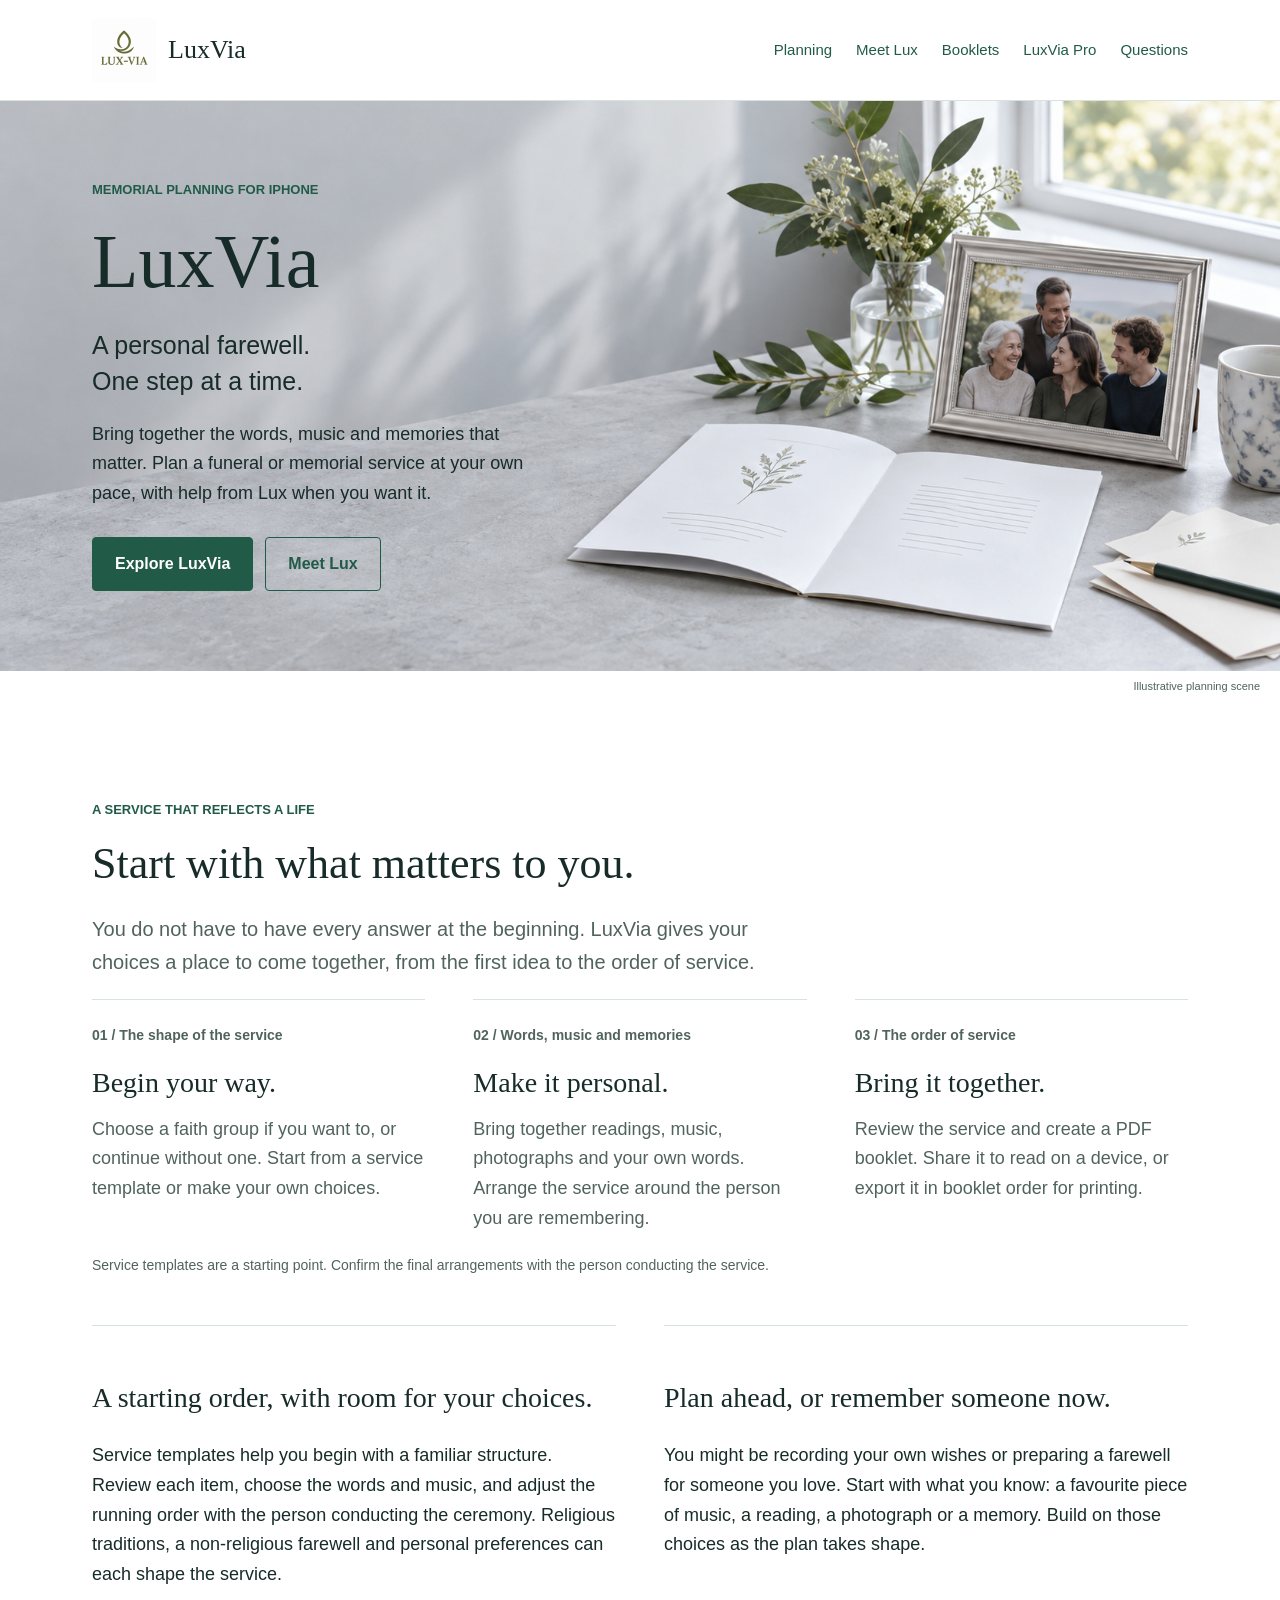
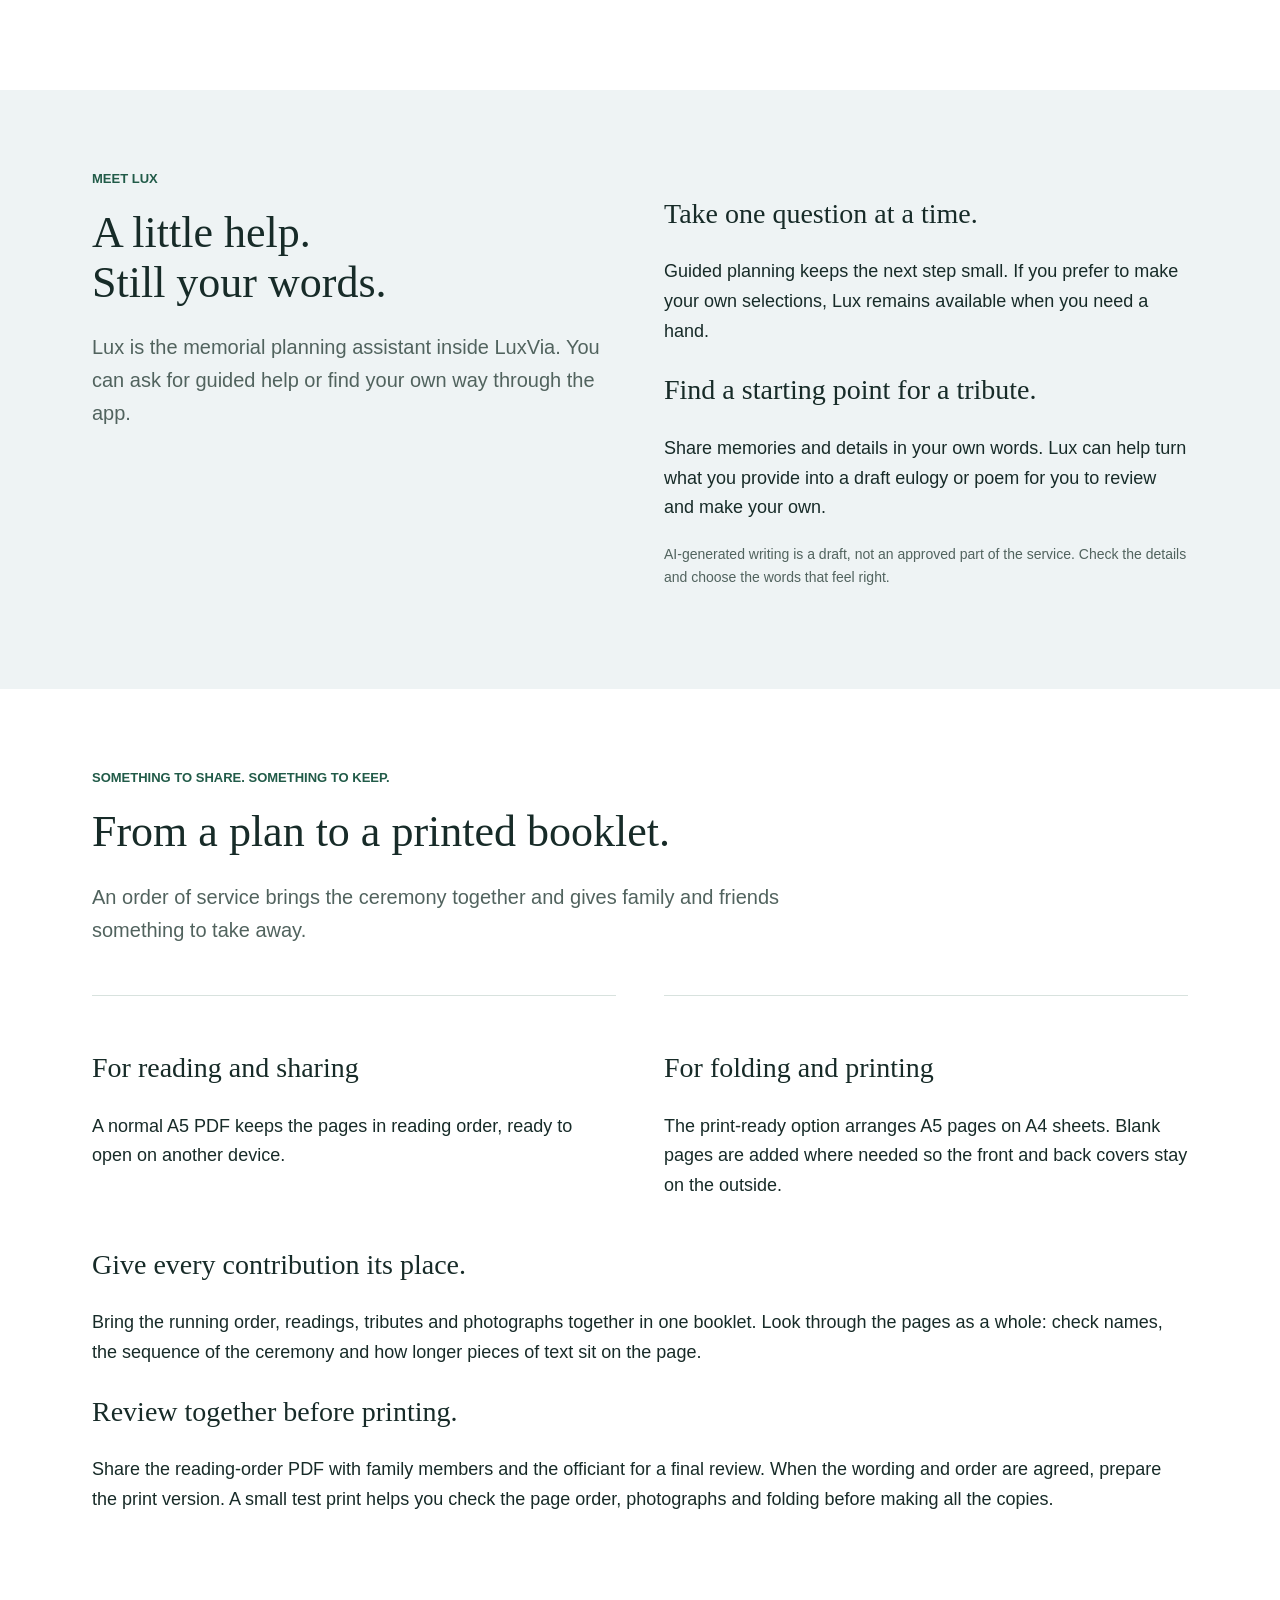
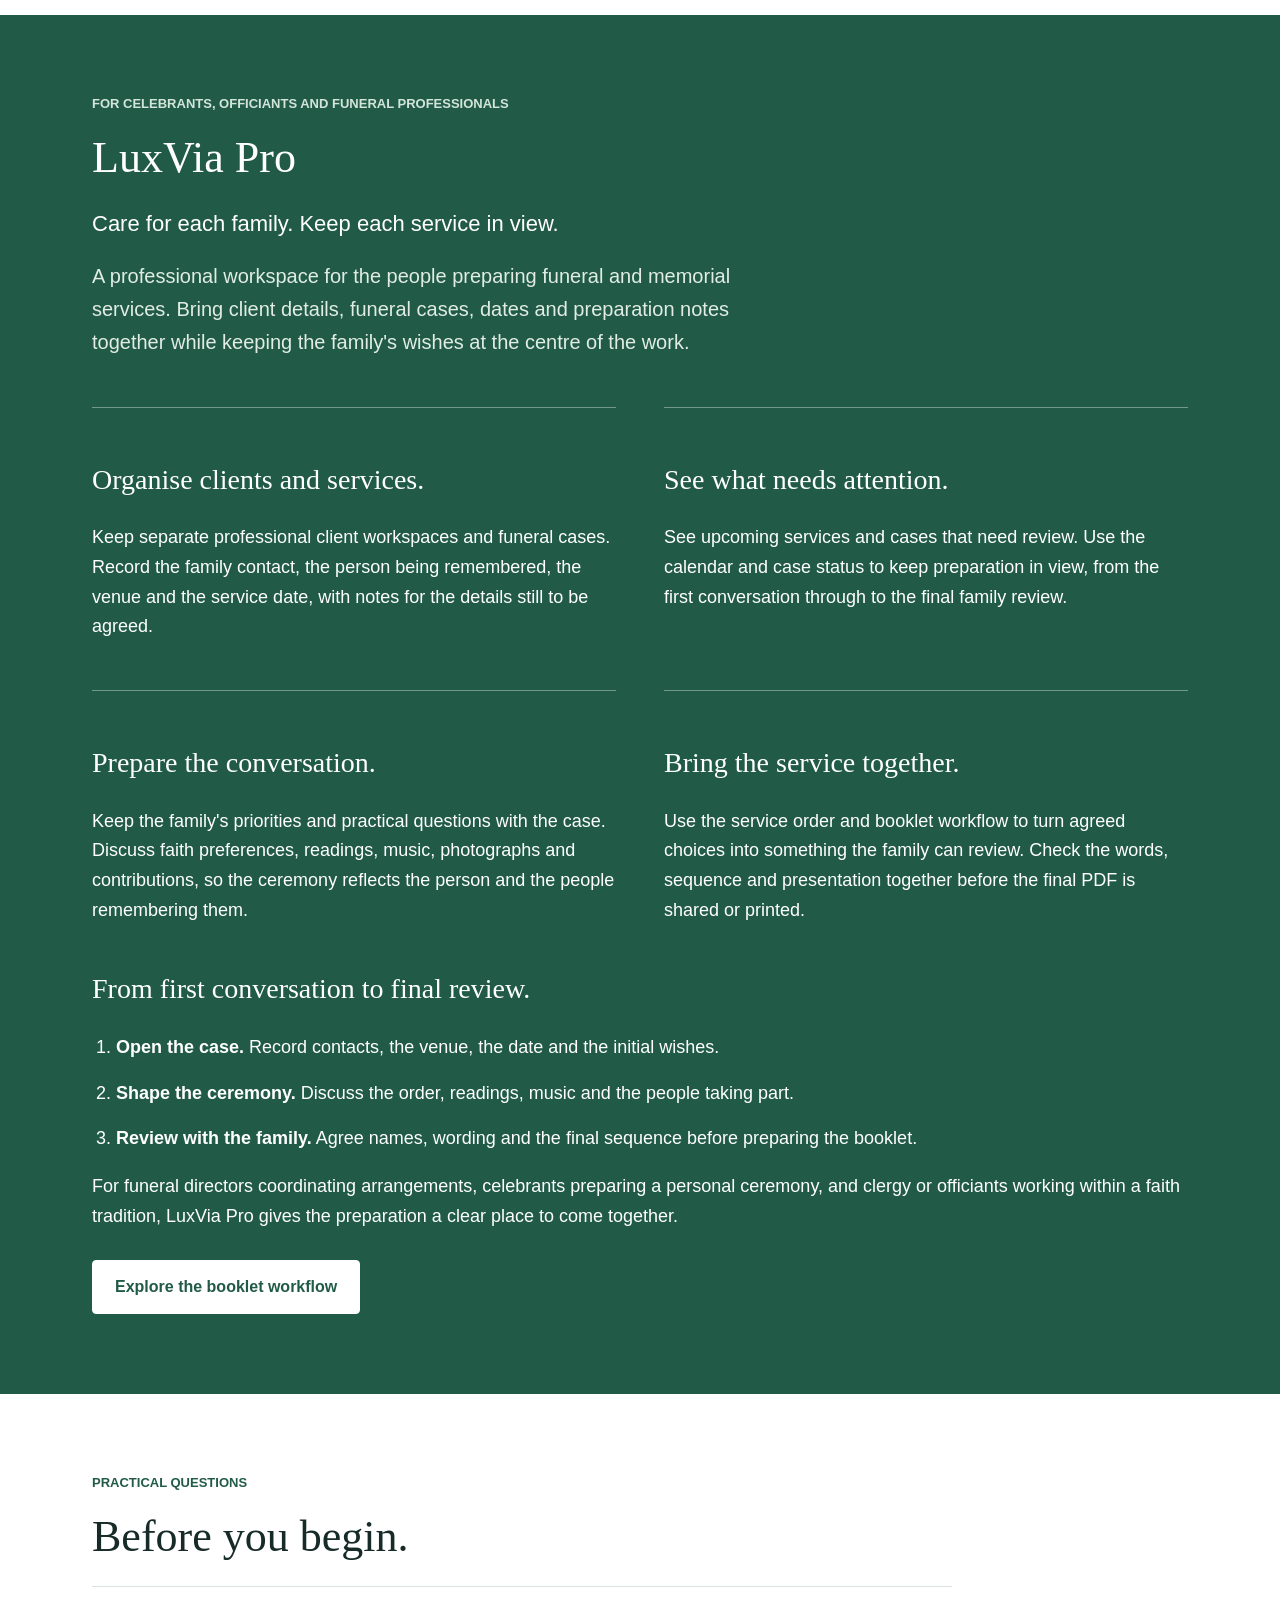
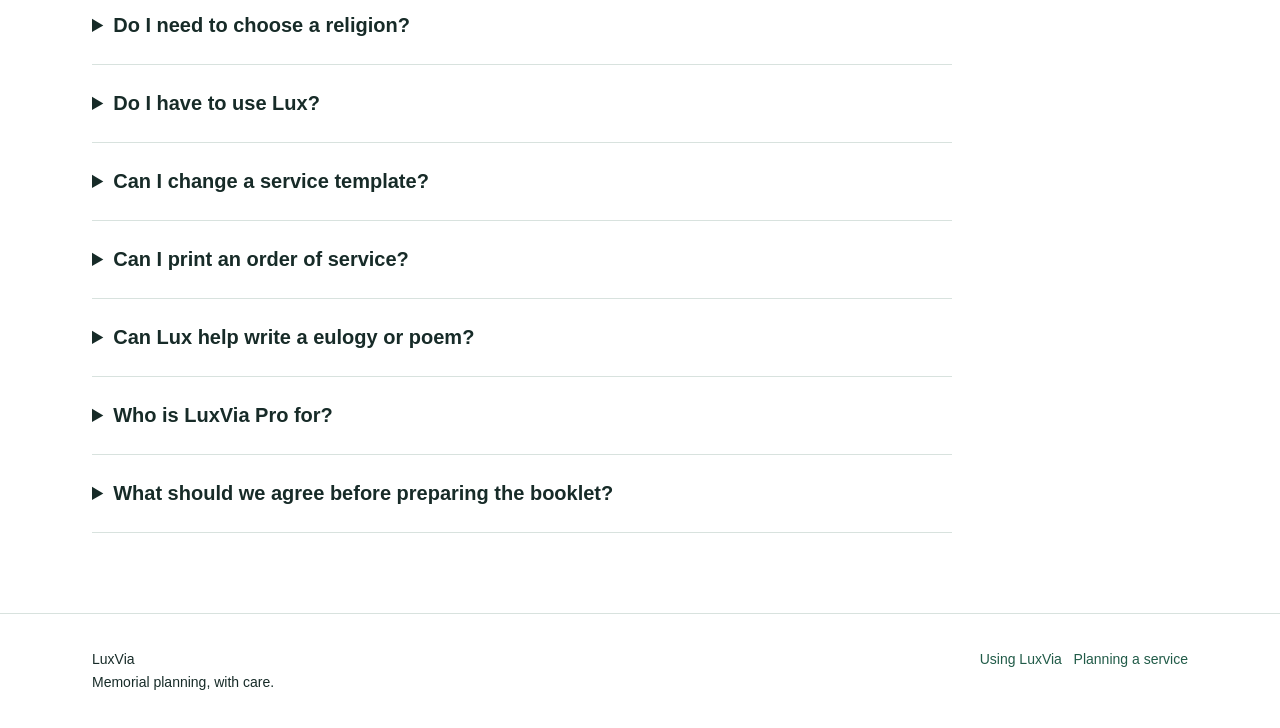
<file: index.html>
<!doctype html>
<html lang="en"><head><meta charset="utf-8"><meta name="viewport" content="width=device-width,initial-scale=1"><title>LuxVia | Memorial planning</title><meta name="description" content="LuxVia: bring together the words, music and memories for a personal funeral or memorial service."><link rel="stylesheet" href="style.css"></head><body><a href="#main" class="lv-skip">Skip to content</a><header><div class="wp-block-group lv-header">
<div class="wp-block-group lv-inner">
<div class="wp-block-group lv-brand">
<figure class="wp-block-image size-full"><a href="index.html"><img src="assets/luxvia-logo.png" alt="LuxVia home"/></a></figure>
<p class="wp-block-site-title"><a href="index.html">LuxVia</a></p>
</div>
<nav aria-label="Main navigation"><ul class="wp-block-navigation__container"><li><a href="index.html#planning">Planning</a></li><li><a href="index.html#lux">Meet Lux</a></li><li><a href="index.html#booklet">Booklets</a></li><li><a href="index.html#professionals">LuxVia Pro</a></li><li><a href="index.html#questions">Questions</a></li></ul></nav>
</div></div>
</header><main id="main">
<div class="wp-block-cover lv-hero" style="min-height:570px"><span aria-hidden="true" class="wp-block-cover__background has-background-dim-0 has-background-dim"></span><img class="wp-block-cover__image-background" alt="Illustration of a booklet, family photograph and planning notes" src="assets/planning-scene.png" data-object-fit="cover"/><div class="wp-block-cover__inner-container">
<div class="wp-block-group lv-inner">
<div class="wp-block-group lv-hero-copy">
<p class="lv-eyebrow">Memorial planning for iPhone</p>
<h1 class="wp-block-heading">LuxVia</h1>
<p class="lv-lead">A personal farewell.<br/>One step at a time.</p>
<p>Bring together the words, music and memories that matter. Plan a funeral or memorial service at your own pace, with help from Lux when you want it.</p>
<div class="wp-block-buttons">
<div class="wp-block-button"><a class="wp-block-button__link wp-element-button" href="#planning">Explore LuxVia</a></div>
<div class="wp-block-button is-style-outline"><a class="wp-block-button__link wp-element-button" href="#lux">Meet Lux</a></div>
</div></div></div>
</div></div>
<p class="lv-photo-credit">Illustrative planning scene</p>
<section class="wp-block-group lv-section" id="planning">
<div class="wp-block-group lv-inner">
<p class="lv-eyebrow">A service that reflects a life</p>
<h2 class="wp-block-heading">Start with what matters to you.</h2>
<p class="lv-section-intro">You do not have to have every answer at the beginning. LuxVia gives your choices a place to come together, from the first idea to the order of service.</p>
<div class="wp-block-columns">
<div class="wp-block-column lv-step">
<p class="lv-number">01 / The shape of the service</p>
<h3 class="wp-block-heading">Begin your way.</h3>
<p>Choose a faith group if you want to, or continue without one. Start from a service template or make your own choices.</p>
</div>
<div class="wp-block-column lv-step">
<p class="lv-number">02 / Words, music and memories</p>
<h3 class="wp-block-heading">Make it personal.</h3>
<p>Bring together readings, music, photographs and your own words. Arrange the service around the person you are remembering.</p>
</div>
<div class="wp-block-column lv-step">
<p class="lv-number">03 / The order of service</p>
<h3 class="wp-block-heading">Bring it together.</h3>
<p>Review the service and create a PDF booklet. Share it to read on a device, or export it in booklet order for printing.</p>
</div></div>
<p class="lv-note">Service templates are a starting point. Confirm the final arrangements with the person conducting the service.</p>
<div class="wp-block-columns">
<div class="wp-block-column lv-divider">
<h3 class="wp-block-heading">A starting order, with room for your choices.</h3>
<p>Service templates help you begin with a familiar structure. Review each item, choose the words and music, and adjust the running order with the person conducting the ceremony. Religious traditions, a non-religious farewell and personal preferences can each shape the service.</p>
</div>
<div class="wp-block-column lv-divider">
<h3 class="wp-block-heading">Plan ahead, or remember someone now.</h3>
<p>You might be recording your own wishes or preparing a farewell for someone you love. Start with what you know: a favourite piece of music, a reading, a photograph or a memory. Build on those choices as the plan takes shape.</p>
</div></div>
</div></section>
<section class="wp-block-group lv-section lv-soft" id="lux">
<div class="wp-block-group lv-inner">
<div class="wp-block-columns">
<div class="wp-block-column">
<p class="lv-eyebrow">Meet Lux</p>
<h2 class="wp-block-heading">A little help.<br/>Still your words.</h2>
<p class="lv-section-intro">Lux is the memorial planning assistant inside LuxVia. You can ask for guided help or find your own way through the app.</p>
</div>
<div class="wp-block-column">
<h3 class="wp-block-heading">Take one question at a time.</h3>
<p>Guided planning keeps the next step small. If you prefer to make your own selections, Lux remains available when you need a hand.</p>
<h3 class="wp-block-heading">Find a starting point for a tribute.</h3>
<p>Share memories and details in your own words. Lux can help turn what you provide into a draft eulogy or poem for you to review and make your own.</p>
<p class="lv-note">AI-generated writing is a draft, not an approved part of the service. Check the details and choose the words that feel right.</p>
</div></div>
</div></section>
<section class="wp-block-group lv-section" id="booklet">
<div class="wp-block-group lv-inner">
<p class="lv-eyebrow">Something to share. Something to keep.</p>
<h2 class="wp-block-heading">From a plan to a printed booklet.</h2>
<p class="lv-section-intro">An order of service brings the ceremony together and gives family and friends something to take away.</p>
<div class="wp-block-columns">
<div class="wp-block-column lv-divider">
<h3 class="wp-block-heading">For reading and sharing</h3>
<p>A normal A5 PDF keeps the pages in reading order, ready to open on another device.</p>
</div>
<div class="wp-block-column lv-divider">
<h3 class="wp-block-heading">For folding and printing</h3>
<p>The print-ready option arranges A5 pages on A4 sheets. Blank pages are added where needed so the front and back covers stay on the outside.</p>
</div></div>
<h3 class="wp-block-heading">Give every contribution its place.</h3>
<p>Bring the running order, readings, tributes and photographs together in one booklet. Look through the pages as a whole: check names, the sequence of the ceremony and how longer pieces of text sit on the page.</p>
<h3 class="wp-block-heading">Review together before printing.</h3>
<p>Share the reading-order PDF with family members and the officiant for a final review. When the wording and order are agreed, prepare the print version. A small test print helps you check the page order, photographs and folding before making all the copies.</p>
</div></section>
<section class="wp-block-group lv-section lv-green" id="professionals">
<div class="wp-block-group lv-inner">
<p class="lv-eyebrow">For celebrants, officiants and funeral professionals</p>
<h2 class="wp-block-heading">LuxVia Pro</h2>
<p class="lv-lead">Care for each family. Keep each service in view.</p>
<p class="lv-section-intro">A professional workspace for the people preparing funeral and memorial services. Bring client details, funeral cases, dates and preparation notes together while keeping the family's wishes at the centre of the work.</p>
<div class="wp-block-columns">
<div class="wp-block-column lv-divider">
<h3 class="wp-block-heading">Organise clients and services.</h3>
<p>Keep separate professional client workspaces and funeral cases. Record the family contact, the person being remembered, the venue and the service date, with notes for the details still to be agreed.</p>
</div>
<div class="wp-block-column lv-divider">
<h3 class="wp-block-heading">See what needs attention.</h3>
<p>See upcoming services and cases that need review. Use the calendar and case status to keep preparation in view, from the first conversation through to the final family review.</p>
</div></div>
<div class="wp-block-columns">
<div class="wp-block-column lv-divider">
<h3 class="wp-block-heading">Prepare the conversation.</h3>
<p>Keep the family's priorities and practical questions with the case. Discuss faith preferences, readings, music, photographs and contributions, so the ceremony reflects the person and the people remembering them.</p>
</div>
<div class="wp-block-column lv-divider">
<h3 class="wp-block-heading">Bring the service together.</h3>
<p>Use the service order and booklet workflow to turn agreed choices into something the family can review. Check the words, sequence and presentation together before the final PDF is shared or printed.</p>
</div></div>
<h3 class="wp-block-heading">From first conversation to final review.</h3>
<ol class="wp-block-list">
<li><strong>Open the case.</strong> Record contacts, the venue, the date and the initial wishes.</li>
<li><strong>Shape the ceremony.</strong> Discuss the order, readings, music and the people taking part.</li>
<li><strong>Review with the family.</strong> Agree names, wording and the final sequence before preparing the booklet.</li>
</ol>
<p>For funeral directors coordinating arrangements, celebrants preparing a personal ceremony, and clergy or officiants working within a faith tradition, LuxVia Pro gives the preparation a clear place to come together.</p>
<div class="wp-block-buttons"><div class="wp-block-button"><a class="wp-block-button__link wp-element-button" href="#booklet">Explore the booklet workflow</a></div></div>
</div></section>
<section class="wp-block-group lv-section" id="questions">
<div class="wp-block-group lv-inner">
<p class="lv-eyebrow">Practical questions</p>
<h2 class="wp-block-heading">Before you begin.</h2>
<div class="wp-block-group lv-faq">
<details class="wp-block-details"><summary>Do I need to choose a religion?</summary><p>No. A faith group is optional. You can continue without choosing one and build the service around your own preferences.</p></details>
<details class="wp-block-details"><summary>Do I have to use Lux?</summary><p>No. Choose guided help if it is useful, or navigate the app yourself. Lux is there when you want assistance.</p></details>
<details class="wp-block-details"><summary>Can I change a service template?</summary><p>A template provides a starting order, not a fixed ceremony. Review the selections and wording with the person conducting the service.</p></details>
<details class="wp-block-details"><summary>Can I print an order of service?</summary><p>Yes. The booklet preview offers a PDF for reading and a print-ready A4 version for folding. Print the A4 version double-sided with short-edge binding, without applying booklet ordering a second time in the printer software.</p></details>
<details class="wp-block-details"><summary>Can Lux help write a eulogy or poem?</summary><p>Lux can help draft a tribute from the details and memories you provide. Review the draft, check each factual detail and edit it before including it in a service.</p></details>
<details class="wp-block-details"><summary>Who is LuxVia Pro for?</summary><p>LuxVia Pro is the professional workspace for funeral directors, celebrants, clergy and other people preparing services. It brings client and funeral case details, service dates, review status and preparation notes into one workspace.</p></details>
<details class="wp-block-details"><summary>What should we agree before preparing the booklet?</summary><p>Agree the running order, names, readings, music and the people contributing. Ask the person conducting the ceremony to review any requirements for the venue or faith tradition, then proofread the whole PDF with the family.</p></details>
</div></div></section>
</main><footer><div class="wp-block-group lv-footer">
<div class="wp-block-group lv-inner">
<p>LuxVia<br/>Memorial planning, with care.</p>
<p><a href="index.html#questions">Using LuxVia</a> &nbsp; <a href="index.html#planning">Planning a service</a></p>
</div></div>
</footer></body></html>
</file>
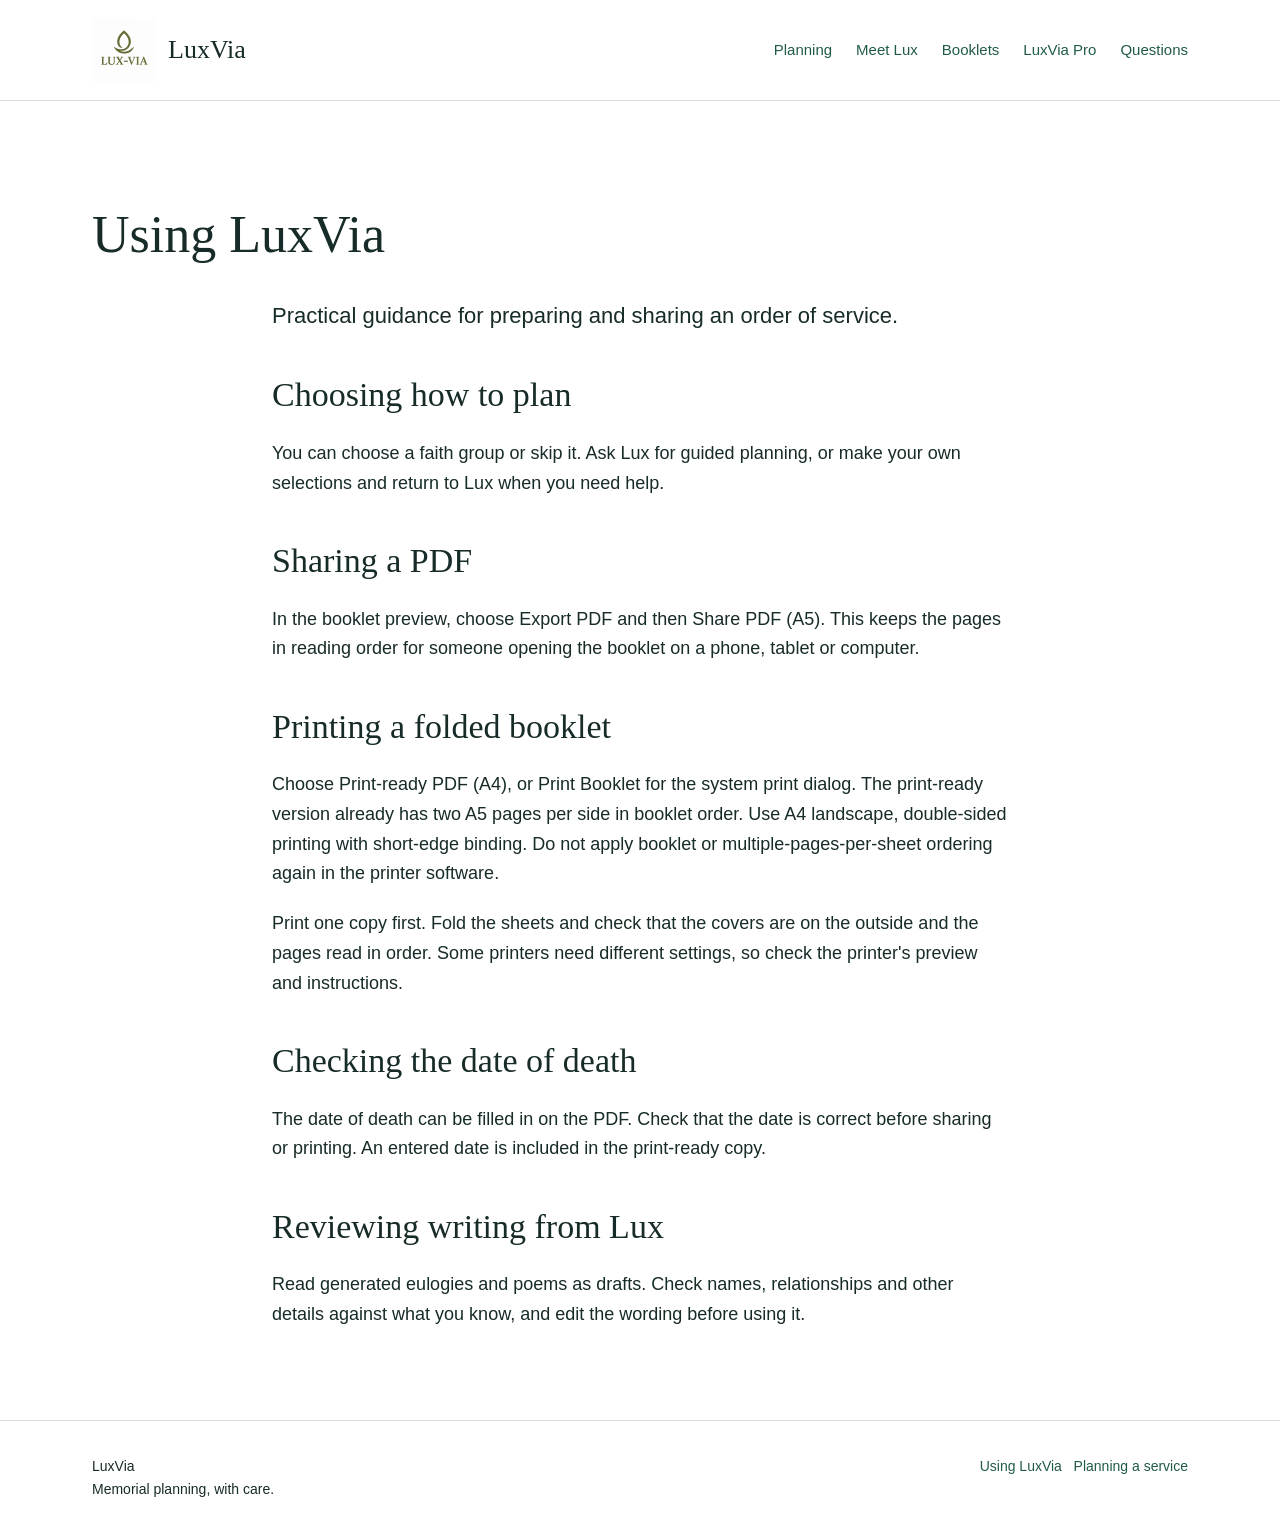
<file: help.html>
<!doctype html>
<html lang="en"><head><meta charset="utf-8"><meta name="viewport" content="width=device-width,initial-scale=1"><title>Using LuxVia</title><meta name="description" content="LuxVia: bring together the words, music and memories for a personal funeral or memorial service."><link rel="stylesheet" href="style.css"></head><body><a href="#main" class="lv-skip">Skip to content</a><header><div class="wp-block-group lv-header">
<div class="wp-block-group lv-inner">
<div class="wp-block-group lv-brand">
<figure class="wp-block-image size-full"><a href="index.html"><img src="assets/luxvia-logo.png" alt="LuxVia home"/></a></figure>
<p class="wp-block-site-title"><a href="index.html">LuxVia</a></p>
</div>
<nav aria-label="Main navigation"><ul class="wp-block-navigation__container"><li><a href="index.html#planning">Planning</a></li><li><a href="index.html#lux">Meet Lux</a></li><li><a href="index.html#booklet">Booklets</a></li><li><a href="index.html#professionals">LuxVia Pro</a></li><li><a href="index.html#questions">Questions</a></li></ul></nav>
</div></div>
</header><main id="main"><div class="lv-inner lv-page-title"><h1>Using LuxVia</h1></div><div class="lv-prose"><p class="lv-lead">Practical guidance for preparing and sharing an order of service.</p>
<h2 class="wp-block-heading">Choosing how to plan</h2>
<p>You can choose a faith group or skip it. Ask Lux for guided planning, or make your own selections and return to Lux when you need help.</p>
<h2 class="wp-block-heading">Sharing a PDF</h2>
<p>In the booklet preview, choose Export PDF and then Share PDF (A5). This keeps the pages in reading order for someone opening the booklet on a phone, tablet or computer.</p>
<h2 class="wp-block-heading">Printing a folded booklet</h2>
<p>Choose Print-ready PDF (A4), or Print Booklet for the system print dialog. The print-ready version already has two A5 pages per side in booklet order. Use A4 landscape, double-sided printing with short-edge binding. Do not apply booklet or multiple-pages-per-sheet ordering again in the printer software.</p>
<p>Print one copy first. Fold the sheets and check that the covers are on the outside and the pages read in order. Some printers need different settings, so check the printer's preview and instructions.</p>
<h2 class="wp-block-heading">Checking the date of death</h2>
<p>The date of death can be filled in on the PDF. Check that the date is correct before sharing or printing. An entered date is included in the print-ready copy.</p>
<h2 class="wp-block-heading">Reviewing writing from Lux</h2>
<p>Read generated eulogies and poems as drafts. Check names, relationships and other details against what you know, and edit the wording before using it.</p>
</div></main><footer><div class="wp-block-group lv-footer">
<div class="wp-block-group lv-inner">
<p>LuxVia<br/>Memorial planning, with care.</p>
<p><a href="index.html#questions">Using LuxVia</a> &nbsp; <a href="index.html#planning">Planning a service</a></p>
</div></div>
</footer></body></html>
</file>
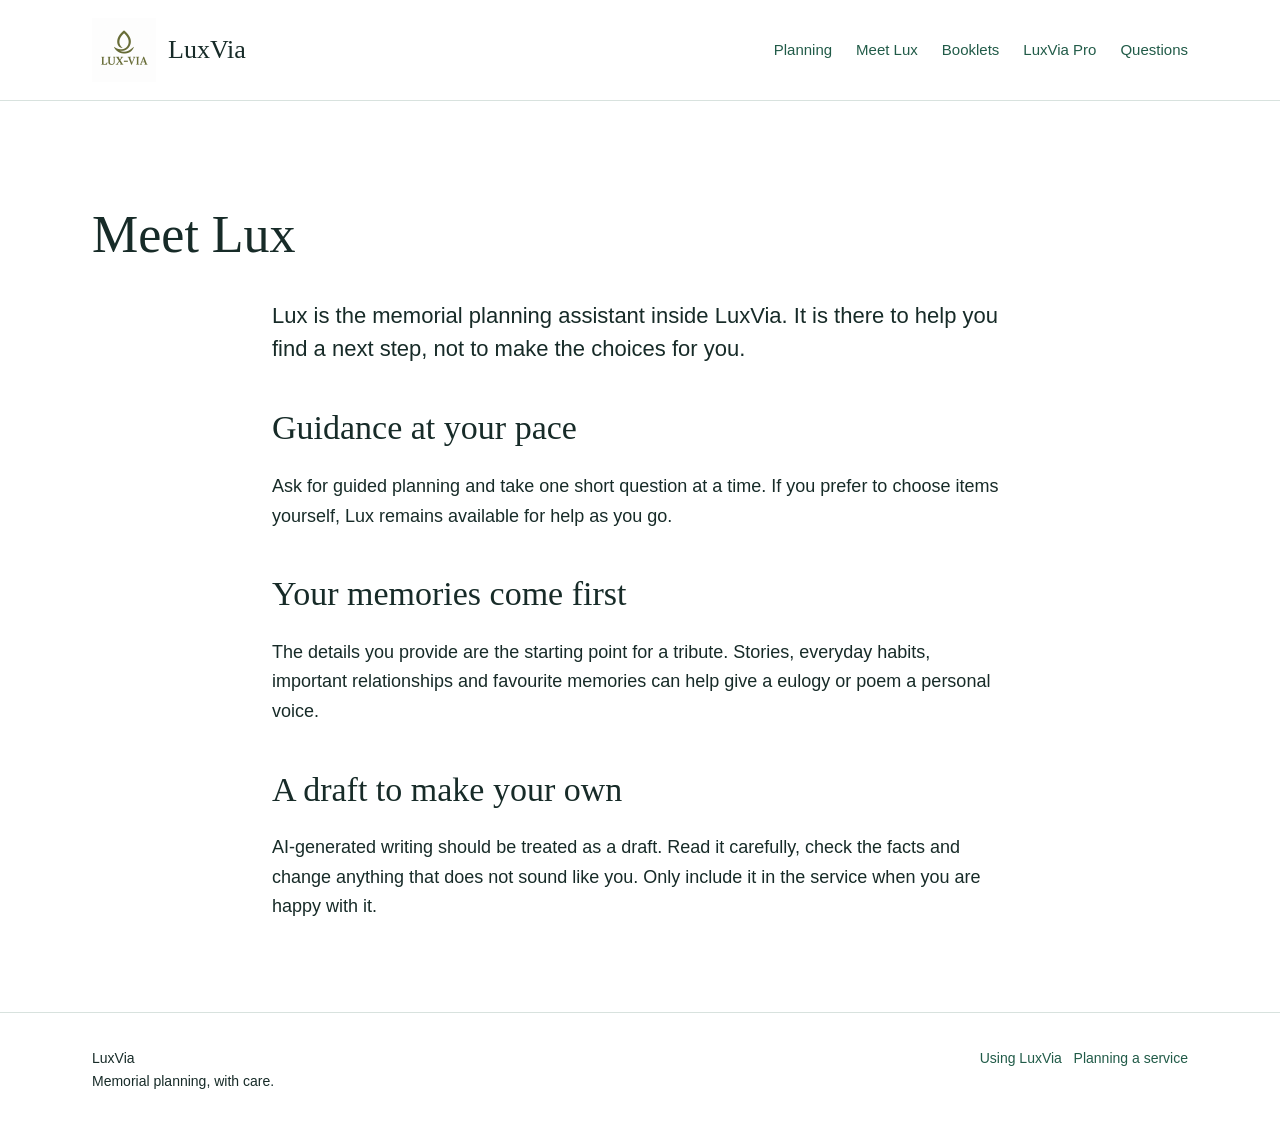
<file: meet-lux.html>
<!doctype html>
<html lang="en"><head><meta charset="utf-8"><meta name="viewport" content="width=device-width,initial-scale=1"><title>Meet Lux</title><meta name="description" content="LuxVia: bring together the words, music and memories for a personal funeral or memorial service."><link rel="stylesheet" href="style.css"></head><body><a href="#main" class="lv-skip">Skip to content</a><header><div class="wp-block-group lv-header">
<div class="wp-block-group lv-inner">
<div class="wp-block-group lv-brand">
<figure class="wp-block-image size-full"><a href="index.html"><img src="assets/luxvia-logo.png" alt="LuxVia home"/></a></figure>
<p class="wp-block-site-title"><a href="index.html">LuxVia</a></p>
</div>
<nav aria-label="Main navigation"><ul class="wp-block-navigation__container"><li><a href="index.html#planning">Planning</a></li><li><a href="index.html#lux">Meet Lux</a></li><li><a href="index.html#booklet">Booklets</a></li><li><a href="index.html#professionals">LuxVia Pro</a></li><li><a href="index.html#questions">Questions</a></li></ul></nav>
</div></div>
</header><main id="main"><div class="lv-inner lv-page-title"><h1>Meet Lux</h1></div><div class="lv-prose"><p class="lv-lead">Lux is the memorial planning assistant inside LuxVia. It is there to help you find a next step, not to make the choices for you.</p>
<h2 class="wp-block-heading">Guidance at your pace</h2>
<p>Ask for guided planning and take one short question at a time. If you prefer to choose items yourself, Lux remains available for help as you go.</p>
<h2 class="wp-block-heading">Your memories come first</h2>
<p>The details you provide are the starting point for a tribute. Stories, everyday habits, important relationships and favourite memories can help give a eulogy or poem a personal voice.</p>
<h2 class="wp-block-heading">A draft to make your own</h2>
<p>AI-generated writing should be treated as a draft. Read it carefully, check the facts and change anything that does not sound like you. Only include it in the service when you are happy with it.</p>
</div></main><footer><div class="wp-block-group lv-footer">
<div class="wp-block-group lv-inner">
<p>LuxVia<br/>Memorial planning, with care.</p>
<p><a href="index.html#questions">Using LuxVia</a> &nbsp; <a href="index.html#planning">Planning a service</a></p>
</div></div>
</footer></body></html>
</file>
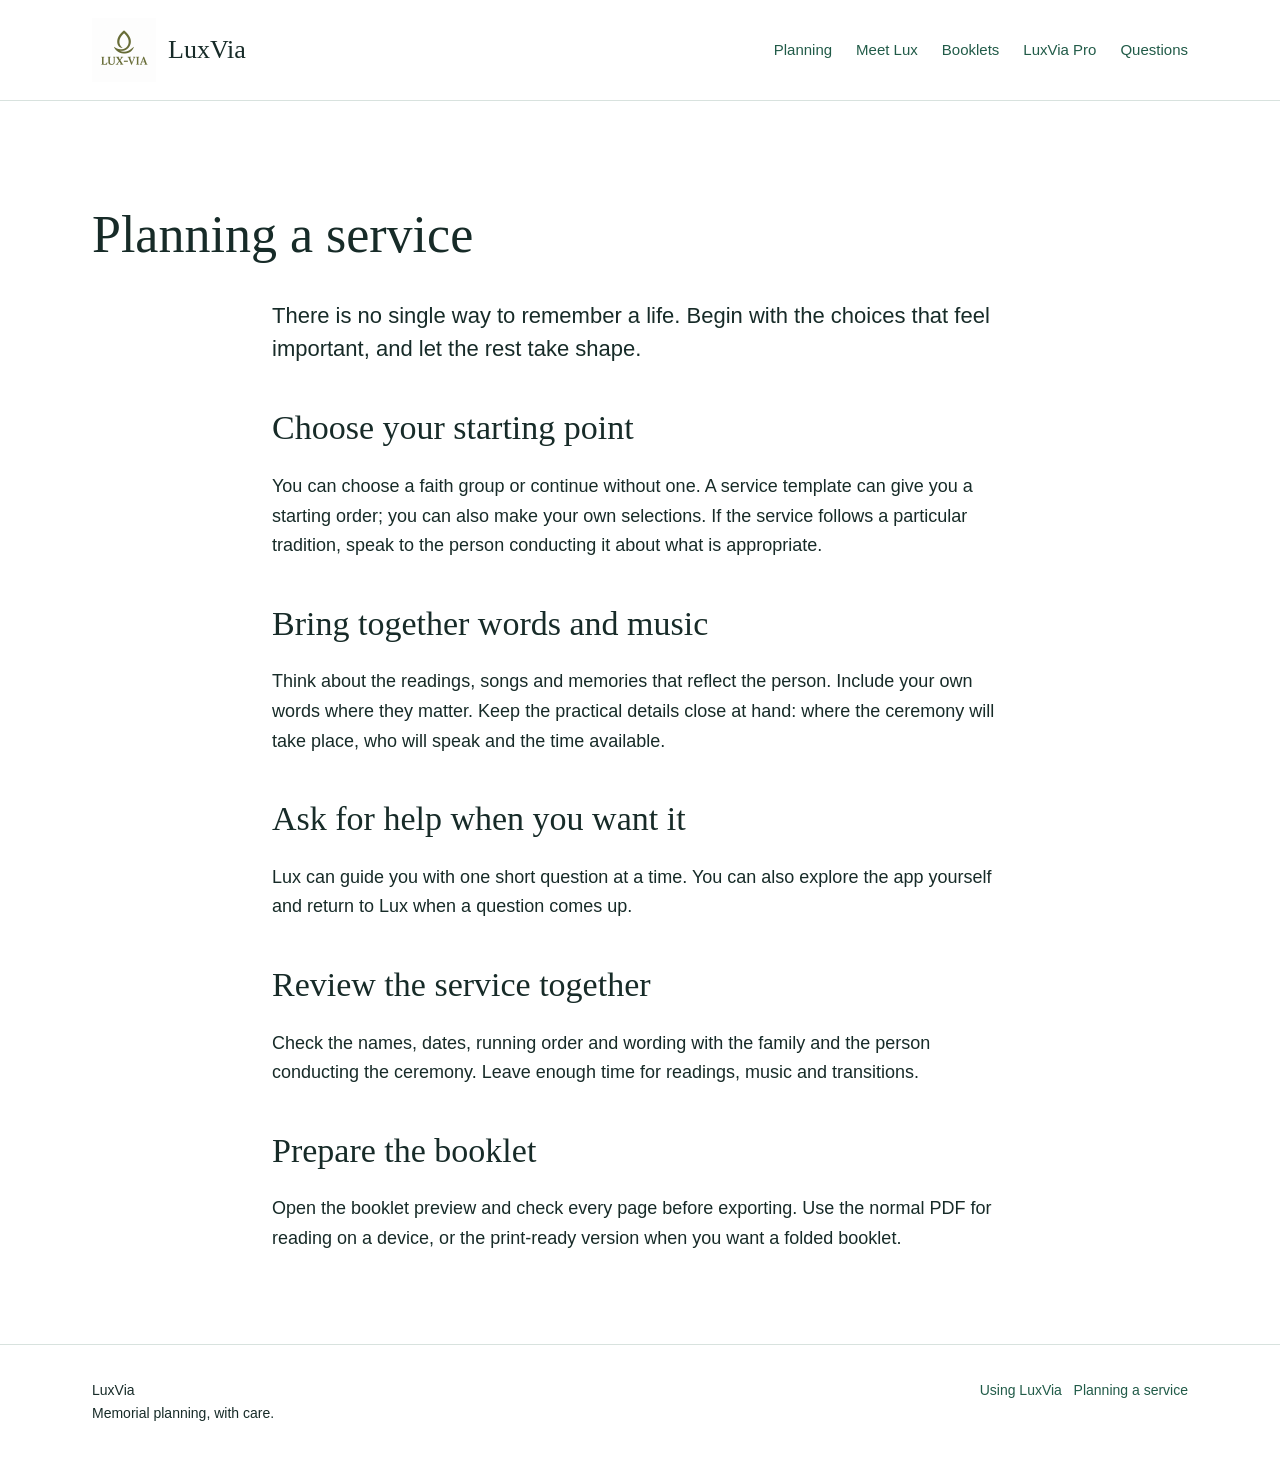
<file: planning.html>
<!doctype html>
<html lang="en"><head><meta charset="utf-8"><meta name="viewport" content="width=device-width,initial-scale=1"><title>Planning a service</title><meta name="description" content="LuxVia: bring together the words, music and memories for a personal funeral or memorial service."><link rel="stylesheet" href="style.css"></head><body><a href="#main" class="lv-skip">Skip to content</a><header><div class="wp-block-group lv-header">
<div class="wp-block-group lv-inner">
<div class="wp-block-group lv-brand">
<figure class="wp-block-image size-full"><a href="index.html"><img src="assets/luxvia-logo.png" alt="LuxVia home"/></a></figure>
<p class="wp-block-site-title"><a href="index.html">LuxVia</a></p>
</div>
<nav aria-label="Main navigation"><ul class="wp-block-navigation__container"><li><a href="index.html#planning">Planning</a></li><li><a href="index.html#lux">Meet Lux</a></li><li><a href="index.html#booklet">Booklets</a></li><li><a href="index.html#professionals">LuxVia Pro</a></li><li><a href="index.html#questions">Questions</a></li></ul></nav>
</div></div>
</header><main id="main"><div class="lv-inner lv-page-title"><h1>Planning a service</h1></div><div class="lv-prose"><p class="lv-lead">There is no single way to remember a life. Begin with the choices that feel important, and let the rest take shape.</p>
<h2 class="wp-block-heading">Choose your starting point</h2>
<p>You can choose a faith group or continue without one. A service template can give you a starting order; you can also make your own selections. If the service follows a particular tradition, speak to the person conducting it about what is appropriate.</p>
<h2 class="wp-block-heading">Bring together words and music</h2>
<p>Think about the readings, songs and memories that reflect the person. Include your own words where they matter. Keep the practical details close at hand: where the ceremony will take place, who will speak and the time available.</p>
<h2 class="wp-block-heading">Ask for help when you want it</h2>
<p>Lux can guide you with one short question at a time. You can also explore the app yourself and return to Lux when a question comes up.</p>
<h2 class="wp-block-heading">Review the service together</h2>
<p>Check the names, dates, running order and wording with the family and the person conducting the ceremony. Leave enough time for readings, music and transitions.</p>
<h2 class="wp-block-heading">Prepare the booklet</h2>
<p>Open the booklet preview and check every page before exporting. Use the normal PDF for reading on a device, or the print-ready version when you want a folded booklet.</p>
</div></main><footer><div class="wp-block-group lv-footer">
<div class="wp-block-group lv-inner">
<p>LuxVia<br/>Memorial planning, with care.</p>
<p><a href="index.html#questions">Using LuxVia</a> &nbsp; <a href="index.html#planning">Planning a service</a></p>
</div></div>
</footer></body></html>
</file>
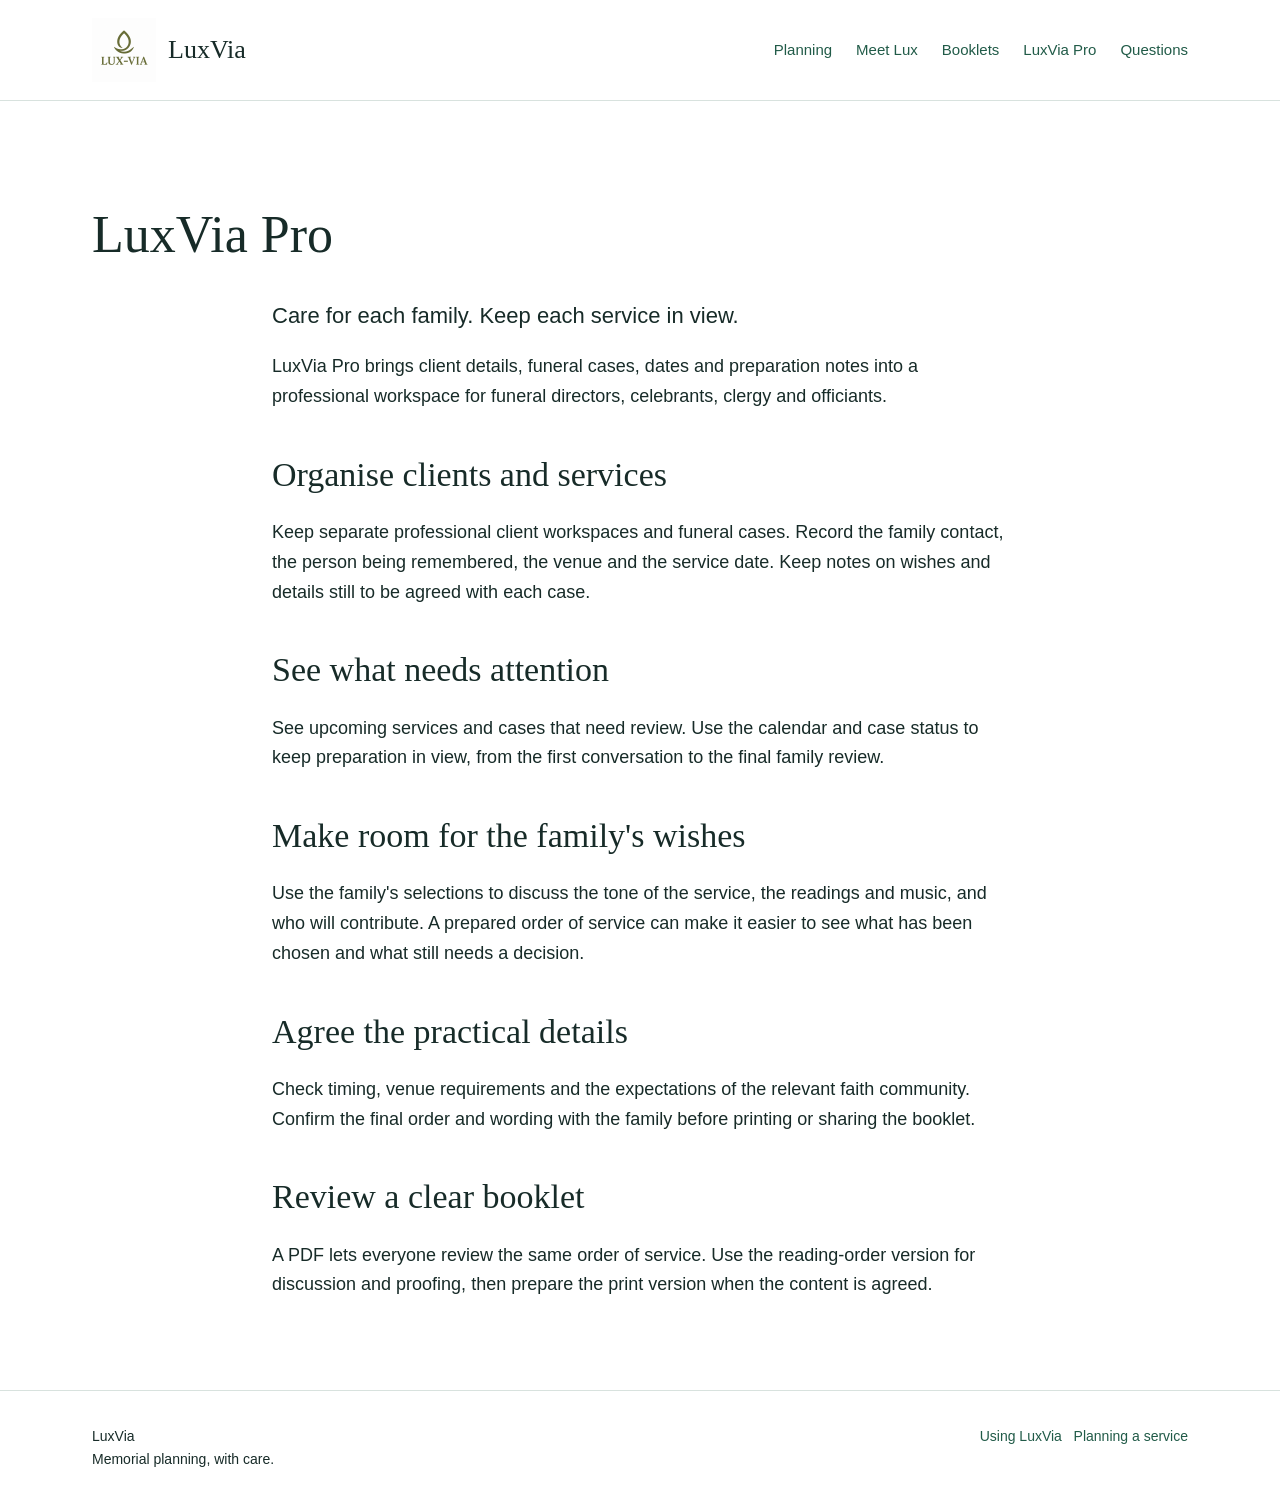
<file: professionals.html>
<!doctype html>
<html lang="en"><head><meta charset="utf-8"><meta name="viewport" content="width=device-width,initial-scale=1"><title>LuxVia Pro</title><meta name="description" content="LuxVia: bring together the words, music and memories for a personal funeral or memorial service."><link rel="stylesheet" href="style.css"></head><body><a href="#main" class="lv-skip">Skip to content</a><header><div class="wp-block-group lv-header">
<div class="wp-block-group lv-inner">
<div class="wp-block-group lv-brand">
<figure class="wp-block-image size-full"><a href="index.html"><img src="assets/luxvia-logo.png" alt="LuxVia home"/></a></figure>
<p class="wp-block-site-title"><a href="index.html">LuxVia</a></p>
</div>
<nav aria-label="Main navigation"><ul class="wp-block-navigation__container"><li><a href="index.html#planning">Planning</a></li><li><a href="index.html#lux">Meet Lux</a></li><li><a href="index.html#booklet">Booklets</a></li><li><a href="index.html#professionals">LuxVia Pro</a></li><li><a href="index.html#questions">Questions</a></li></ul></nav>
</div></div>
</header><main id="main"><div class="lv-inner lv-page-title"><h1>LuxVia Pro</h1></div><div class="lv-prose"><p class="lv-lead">Care for each family. Keep each service in view.</p>
<p>LuxVia Pro brings client details, funeral cases, dates and preparation notes into a professional workspace for funeral directors, celebrants, clergy and officiants.</p>
<h2 class="wp-block-heading">Organise clients and services</h2>
<p>Keep separate professional client workspaces and funeral cases. Record the family contact, the person being remembered, the venue and the service date. Keep notes on wishes and details still to be agreed with each case.</p>
<h2 class="wp-block-heading">See what needs attention</h2>
<p>See upcoming services and cases that need review. Use the calendar and case status to keep preparation in view, from the first conversation to the final family review.</p>
<h2 class="wp-block-heading">Make room for the family's wishes</h2>
<p>Use the family's selections to discuss the tone of the service, the readings and music, and who will contribute. A prepared order of service can make it easier to see what has been chosen and what still needs a decision.</p>
<h2 class="wp-block-heading">Agree the practical details</h2>
<p>Check timing, venue requirements and the expectations of the relevant faith community. Confirm the final order and wording with the family before printing or sharing the booklet.</p>
<h2 class="wp-block-heading">Review a clear booklet</h2>
<p>A PDF lets everyone review the same order of service. Use the reading-order version for discussion and proofing, then prepare the print version when the content is agreed.</p>
</div></main><footer><div class="wp-block-group lv-footer">
<div class="wp-block-group lv-inner">
<p>LuxVia<br/>Memorial planning, with care.</p>
<p><a href="index.html#questions">Using LuxVia</a> &nbsp; <a href="index.html#planning">Planning a service</a></p>
</div></div>
</footer></body></html>
</file>
<file: style.css>
/*
Theme Name: LuxVia
Description: An editable, accessible block theme for the LuxVia memorial planning website.
Version: 0.2.0
Requires at least: 6.6
Requires PHP: 7.4
Text Domain: luxvia
License: GPL-2.0-or-later
*/
:root {
  --ink: #172b28;
  --green: #215b48;
  --muted: #51635e;
  --line: #d8e2de;
  --rose: #7b364d;
}
* {
  box-sizing: border-box;
}
html {
  scroll-behavior: smooth;
}
body {
  margin: 0;
  color: var(--ink);
  background: #fff;
  font-family: Arial, Helvetica, sans-serif;
  font-size: 18px;
  line-height: 1.65;
  letter-spacing: 0;
}
body .wp-site-blocks {
  padding: 0;
}
a {
  color: var(--green);
  text-underline-offset: 4px;
}
a:hover {
  color: var(--rose);
}
a:focus-visible,
button:focus-visible,
summary:focus-visible {
  outline: 3px solid var(--rose);
  outline-offset: 5px;
}
h1,
h2,
h3 {
  font-family: Georgia, "Times New Roman", serif;
  font-weight: 400;
  line-height: 1.13;
  letter-spacing: 0;
  overflow-wrap: anywhere;
}
h1 {
  font-size: 76px;
}
h2 {
  font-size: 44px;
  margin: 0 0 24px;
}
h3 {
  font-size: 28px;
}
p {
  margin: 0 0 20px;
}
img {
  max-width: 100%;
  height: auto;
}
section[id] {
  scroll-margin-top: 32px;
}
.lv-inner {
  max-width: 1160px;
  margin-inline: auto !important;
  padding-inline: 32px;
}
.lv-header {
  padding-block: 18px;
  border-bottom: 1px solid var(--line);
  background: #fff;
}
.lv-header > .wp-block-group {
  display: flex;
  align-items: center;
  justify-content: space-between;
  gap: 32px;
}
.lv-brand {
  display: flex;
  align-items: center;
  gap: 12px;
}
.lv-brand figure {
  margin: 0;
  width: 64px;
  flex-shrink: 0;
}
.lv-brand img {
  display: block;
}
.lv-brand .wp-block-site-title {
  font:
    26px Georgia,
    serif;
  margin: 0;
}
.lv-brand .wp-block-site-title a {
  text-decoration: none;
  color: var(--ink);
}
.lv-header nav {
  font-size: 15px;
}
.lv-header .wp-block-navigation__container {
  display: flex;
  flex-wrap: wrap;
  gap: 24px;
  list-style: none;
  margin: 0;
  padding: 0;
}
.lv-header nav a {
  text-decoration: none;
}
.lv-hero {
  position: relative;
  min-height: 570px !important;
  padding: 60px 0 !important;
  display: flex;
  align-items: center;
  isolation: isolate;
}
.lv-hero > .wp-block-cover__image-background {
  position: absolute;
  inset: 0;
  width: 100%;
  height: 100%;
  object-fit: cover;
  z-index: -2;
}
.lv-hero > .wp-block-cover__background {
  opacity: 0 !important;
}
.lv-hero .wp-block-cover__inner-container {
  width: 100%;
  color: var(--ink) !important;
}
.lv-hero-copy {
  max-width: 530px;
}
.lv-hero h1 {
  margin: 8px 0 22px;
}
.lv-hero .lv-lead {
  font-size: 25px;
  line-height: 1.45;
  max-width: 490px;
}
.lv-hero-copy > p:not(.lv-lead):not(.lv-eyebrow) {
  max-width: 440px;
}
.lv-eyebrow {
  font-size: 13px;
  line-height: 1.4;
  text-transform: uppercase;
  color: var(--green);
  font-weight: 700;
  margin-bottom: 20px;
}
.lv-lead {
  font-size: 22px;
  line-height: 1.5;
}
.lv-section {
  padding-block: 80px;
  margin-block: 0 !important;
}
.lv-section h2 {
  max-width: 760px;
}
.lv-section-intro {
  max-width: 700px;
  color: var(--muted);
  font-size: 20px;
}
.lv-soft {
  background: #eef3f4;
}
.lv-green {
  background: #215b48;
  color: #fff;
}
.lv-green a {
  color: #fff;
}
.lv-green .lv-eyebrow {
  color: #d3e5db;
}
.lv-green h2 {
  max-width: 650px;
}
.lv-green .lv-section-intro {
  color: #e1ece5;
}
.lv-green .lv-divider {
  border-color: #719889;
}
.lv-green ol {
  max-width: 850px;
  padding-left: 24px;
}
.lv-green li {
  margin-bottom: 16px;
}
.wp-block-columns {
  display: flex;
  gap: 48px;
}
.wp-block-column {
  flex: 1;
  min-width: 0;
}
.lv-step {
  border-top: 1px solid var(--line);
  padding-top: 24px;
}
.lv-step h3 {
  margin: 10px 0 16px;
}
.lv-step p {
  color: var(--muted);
}
.lv-number {
  font-size: 14px;
  font-weight: 700;
  color: var(--rose);
}
.lv-divider {
  border-top: 1px solid var(--line);
  padding-top: 28px;
  margin-top: 28px;
}
.lv-kicker {
  color: var(--rose);
  font-size: 14px;
  font-weight: 700;
}
.wp-block-buttons {
  display: flex;
  flex-wrap: wrap;
  gap: 12px;
  margin-top: 28px;
}
.wp-block-button__link {
  display: inline-block;
  background: var(--green);
  color: white;
  text-decoration: none;
  padding: 13px 22px;
  border-radius: 4px;
  font-size: 16px;
  font-weight: 700;
  border: 1px solid var(--green);
}
.wp-block-button__link:hover {
  background: #173f32;
  color: white;
}
.is-style-outline .wp-block-button__link {
  background: transparent;
  color: var(--green);
}
.lv-green .wp-block-button__link {
  background: white;
  color: var(--green);
  border-color: white;
}
.lv-note {
  font-size: 14px;
  color: var(--muted);
}
.lv-faq {
  max-width: 860px;
}
.wp-block-details {
  border-top: 1px solid var(--line);
  padding: 22px 0;
}
.wp-block-details:last-child {
  border-bottom: 1px solid var(--line);
}
.wp-block-details summary {
  cursor: pointer;
  font-size: 20px;
  font-weight: 600;
}
.wp-block-details > p {
  margin: 18px 0 0;
  max-width: 730px;
  color: var(--muted);
}
.lv-footer {
  padding-block: 34px;
  border-top: 1px solid var(--line);
  font-size: 14px;
}
.lv-footer .wp-block-group {
  display: flex;
  justify-content: space-between;
  gap: 24px;
  flex-wrap: wrap;
}
.lv-footer p {
  margin: 0;
}
.lv-footer a {
  text-decoration: none;
}
.lv-page-title {
  padding-top: 70px;
}
.lv-page-title h1 {
  font-size: 52px;
  max-width: 800px;
}
.lv-prose {
  max-width: 800px;
  margin: auto;
  padding: 0 32px 70px;
}
.lv-prose h2 {
  font-size: 34px;
  margin-top: 44px;
}
.lv-prose h3 {
  font-size: 26px;
}
.lv-prose ul {
  padding-left: 24px;
}
.lv-photo-credit {
  display: block;
  text-align: right;
  font-size: 11px;
  padding: 6px 20px;
  color: var(--muted);
}
@media (max-width: 800px) {
  .lv-header > .wp-block-group {
    gap: 16px;
    align-items: flex-start;
  }
  .lv-header nav {
    font-size: 14px;
  }
  .lv-header .wp-block-navigation__container {
    gap: 12px;
  }
  .lv-brand .wp-block-site-title {
    font-size: 22px;
  }
  .lv-brand figure {
    width: 44px;
  }
  .lv-hero {
    min-height: 570px !important;
  }
  .lv-hero-copy {
    max-width: 400px;
  }
  .lv-hero h1 {
    font-size: 62px;
  }
  .lv-hero .lv-lead {
    font-size: 22px;
  }
  .wp-block-columns {
    gap: 28px;
    flex-wrap: wrap;
  }
  .wp-block-column {
    flex-basis: 100%;
  }
  .lv-section {
    padding-block: 56px;
  }
}
@media (max-width: 540px) {
  .lv-inner {
    padding-inline: 22px;
  }
  .lv-header > .wp-block-group {
    flex-direction: column;
    gap: 12px;
  }
  .lv-header .wp-block-navigation__container {
    gap: 12px 20px;
  }
  .lv-hero {
    min-height: 560px !important;
    padding: 40px 0 185px !important;
    align-items: flex-start;
  }
  .lv-hero > .wp-block-cover__image-background {
    object-position: 65% center;
  }
  .lv-hero-copy {
    max-width: 100%;
    background: rgba(245, 247, 248, 0.94);
    padding: 20px 16px;
  }
  .lv-hero h1 {
    font-size: 48px;
  }
  .lv-hero .lv-lead {
    font-size: 21px;
  }
  .lv-hero p {
    font-size: 16px;
  }
  .lv-hero .lv-eyebrow {
    font-size: 12px;
  }
  h2 {
    font-size: 34px;
  }
  h3 {
    font-size: 26px;
  }
  .lv-section-intro,
  .lv-lead {
    font-size: 19px;
  }
  .lv-footer .wp-block-group {
    display: block;
  }
  .lv-footer p + p {
    margin-top: 16px;
  }
  .lv-page-title h1 {
    font-size: 40px;
  }
  .lv-prose {
    padding-inline: 22px;
  }
  .wp-block-details summary {
    font-size: 18px;
  }
}
@media (max-width: 540px) {
  .lv-hero {
    background: #eef3f4;
  }
  .lv-hero-copy {
    background: none;
    padding: 0;
  }
  .lv-hero > .wp-block-cover__image-background {
    top: auto;
    bottom: 0;
    height: 185px;
    object-position: right 70%;
  }
}
.lv-skip {
  position: absolute;
  left: 16px;
  top: -100px;
  z-index: 10;
  background: #fff;
  padding: 8px 16px;
}
.lv-skip:focus {
  top: 8px;
}
@media (prefers-reduced-motion: reduce) {
  html {
    scroll-behavior: auto;
  }
}
</file>
